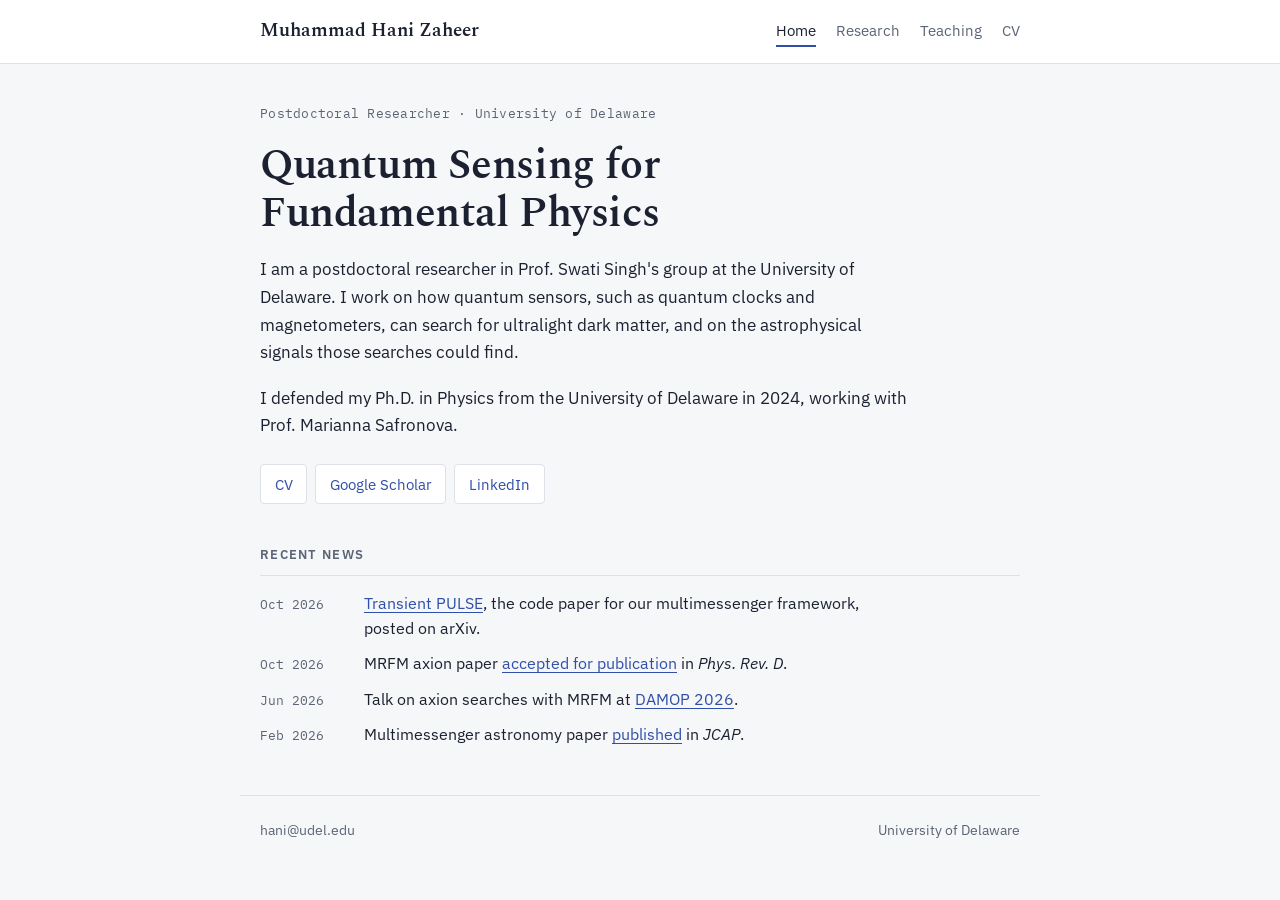
<file: index.html>
<!doctype html>
<html lang="en">
<head>
<meta charset="utf-8">
<meta name="viewport" content="width=device-width, initial-scale=1, viewport-fit=cover">
<title>Muhammad Hani Zaheer</title>
<meta name="description" content="Muhammad Hani Zaheer, postdoctoral researcher in quantum sensing at the University of Delaware.">
<link rel="preconnect" href="https://fonts.googleapis.com"><link rel="preconnect" href="https://fonts.gstatic.com" crossorigin><link rel="stylesheet" href="https://fonts.googleapis.com/css2?family=IBM+Plex+Mono:wght@400;500&family=IBM+Plex+Sans:ital,wght@0,400;0,500;0,600;1,400&family=Spectral:wght@500;600&display=swap">
<link rel="stylesheet" href="style.css">
</head>
<body>
<header class="top">
  <div class="wrap top-in">
    <a class="name" href="index.html">Muhammad Hani Zaheer</a>
    <nav aria-label="Main"><a href="index.html" aria-current="page">Home</a><a href="research.html">Research</a><a href="teaching.html">Teaching</a><a href="cv.html">CV</a></nav>
  </div>
</header>
<main class="wrap">
<section class="intro">
  <p class="eyebrow">Postdoctoral Researcher · University of Delaware</p>
  <h1>Quantum Sensing for Fundamental Physics</h1>
  <p class="lede">I am a postdoctoral researcher in Prof. Swati Singh's group at the University of Delaware. I work on how quantum sensors, such as quantum clocks and magnetometers, can search for ultralight dark matter, and on the astrophysical signals those searches could find.</p>
  <p class="lede">I defended my Ph.D. in Physics from the University of Delaware in 2024, working with Prof. Marianna Safronova.</p>
  <ul class="links">
    <li><a href="cv.html">CV</a></li>
    <li><a href="https://scholar.google.com/citations?user=8PX5YyIAAAAJ&hl=en">Google Scholar</a></li>
    <li><a href="https://www.linkedin.com/in/mhanizaheer">LinkedIn</a></li>
  </ul>
  <section class="news" aria-labelledby="news-h">
    <h2 id="news-h">Recent News</h2>
    <ul>
      <li><span class="when">Oct 2026</span><span><a href="https://arxiv.org/abs/2610.20601">Transient PULSE</a>, the code paper for our multimessenger framework, posted on arXiv.</span></li>
      <li><span class="when">Oct 2026</span><span>MRFM axion paper <a href="https://journals.aps.org/prd/accepted/10.1103/gr5n-pvp1">accepted for publication</a> in <em>Phys. Rev. D</em>.</span></li>
      <li><span class="when">Jun 2026</span><span>Talk on axion searches with MRFM at <a href="https://meetings-archive.aps.org/damop/2026/b07/10/">DAMOP 2026</a>.</span></li>
      <li><span class="when">Feb 2026</span><span>Multimessenger astronomy paper <a href="https://iopscience.iop.org/article/10.1088/1475-7516/2026/02/026/meta">published</a> in <em>JCAP</em>.</span></li>
    </ul>
  </section>
</section>
</main>
<footer class="wrap foot">
  <span>hani@udel.edu</span>
  <span>University of Delaware</span>
</footer>
</body>
</html>
</file>
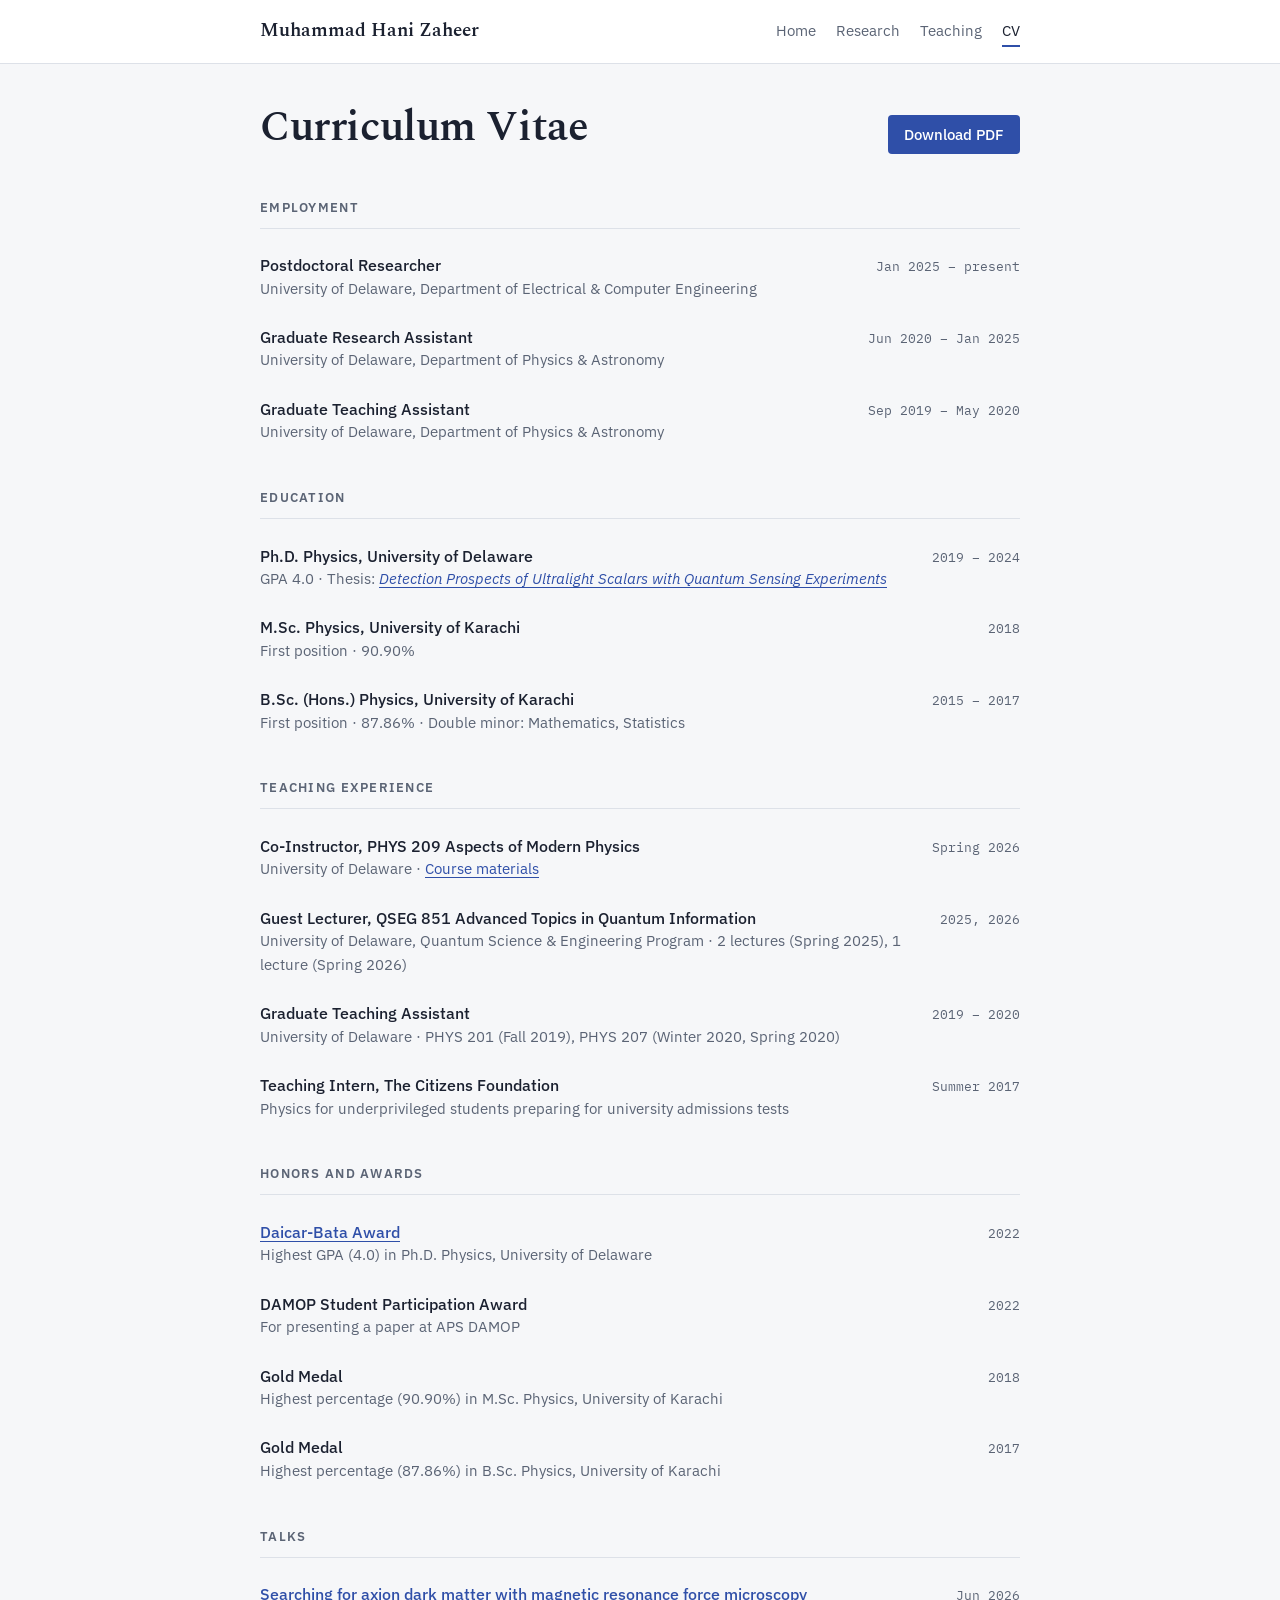
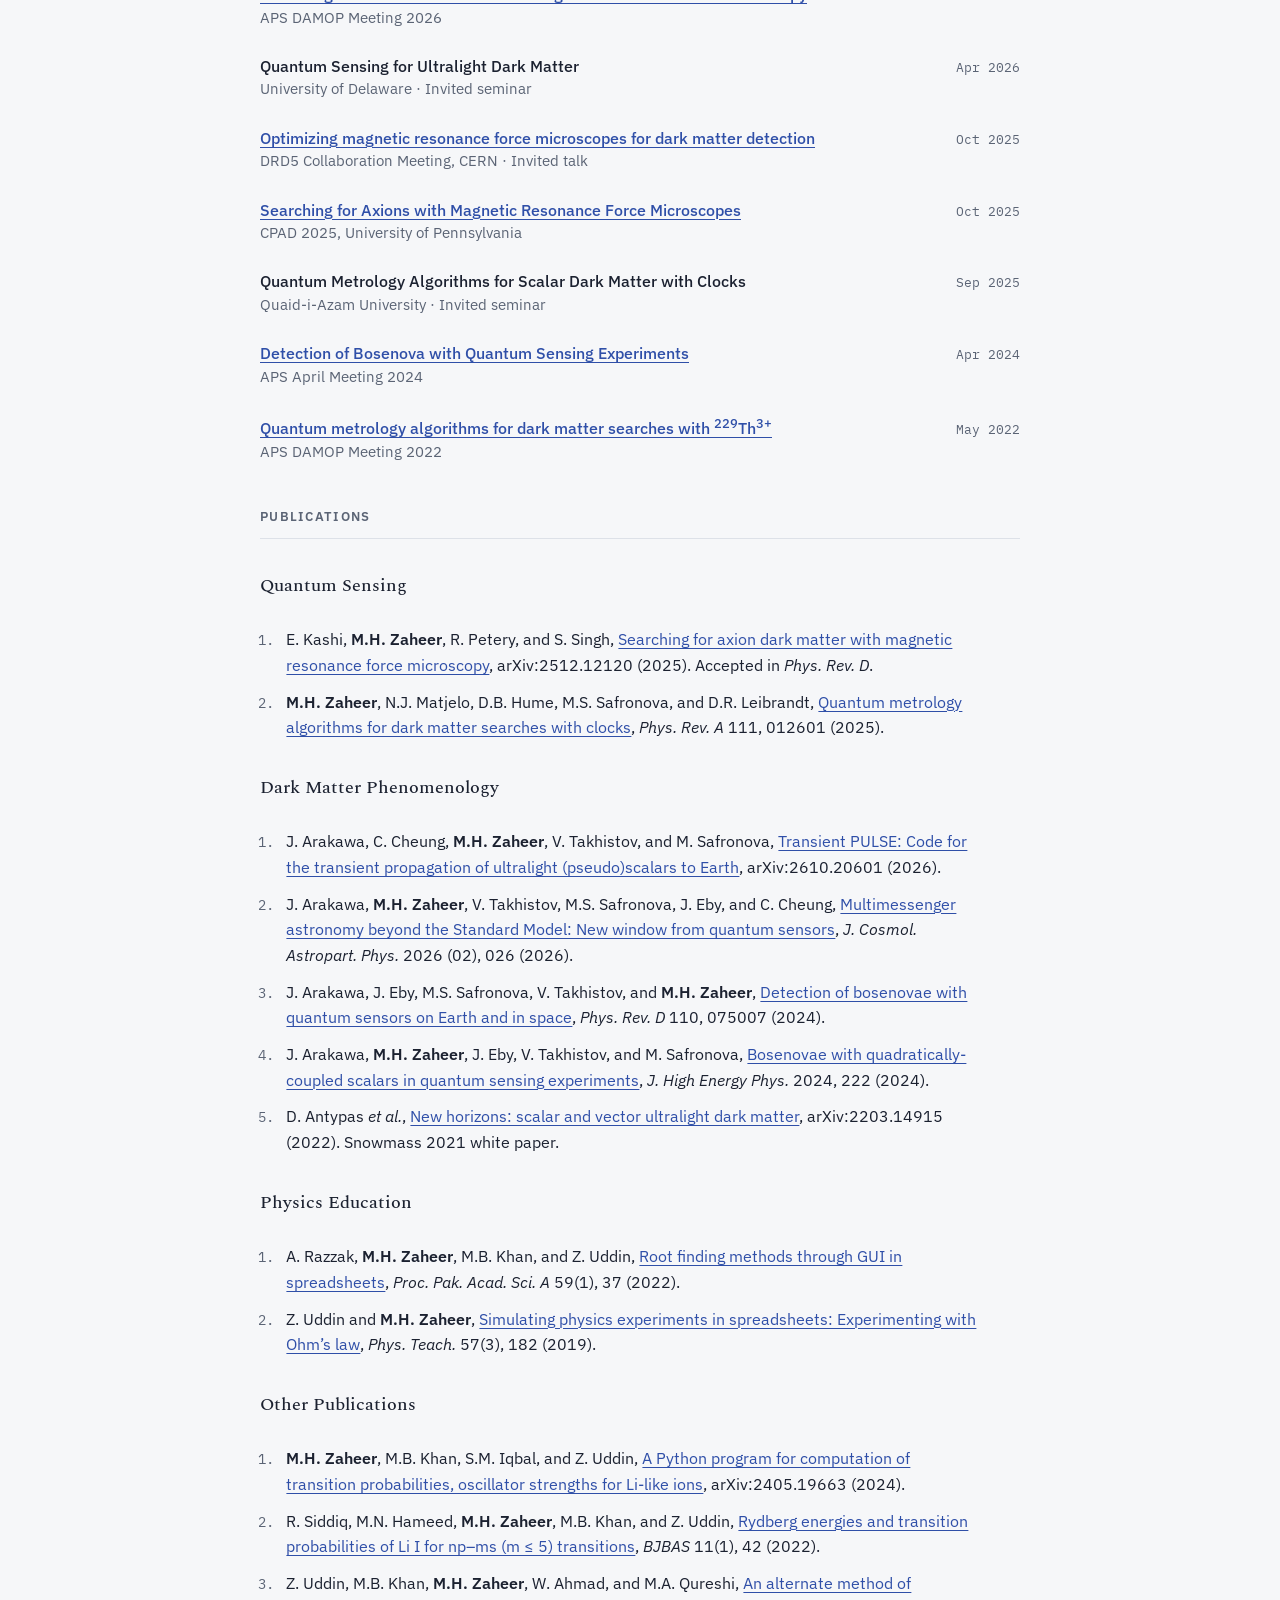
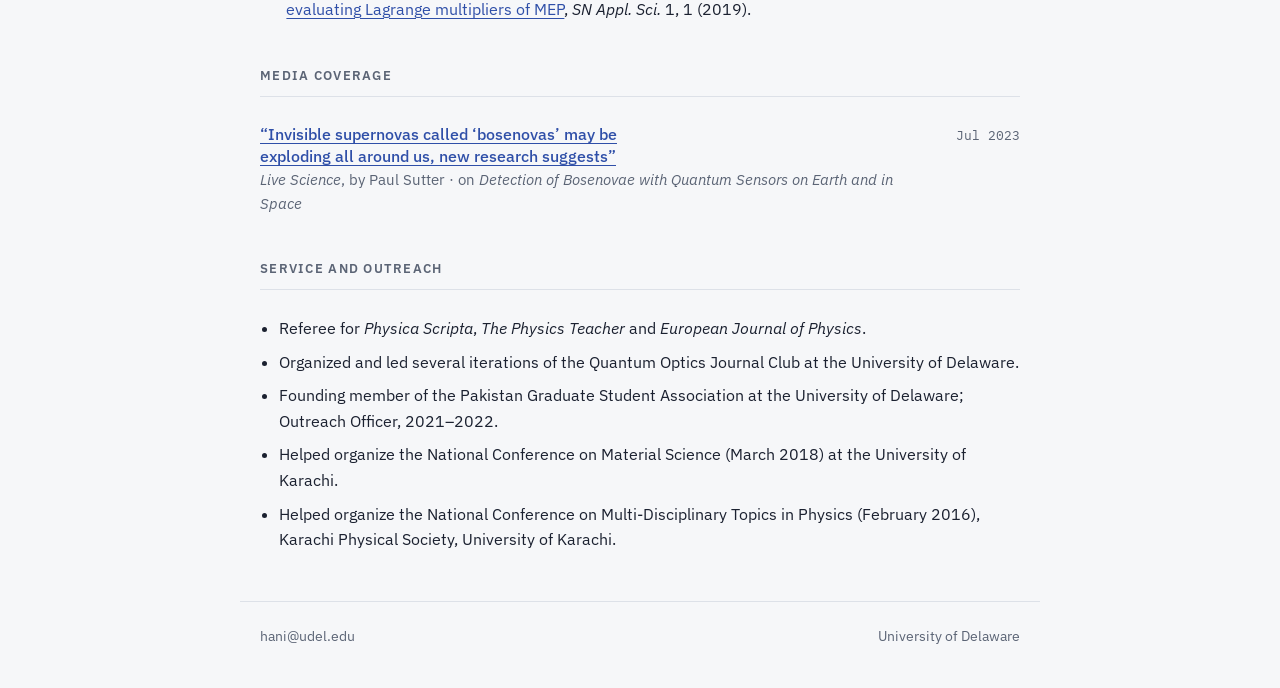
<file: cv.html>
<!doctype html>
<html lang="en">
<head>
<meta charset="utf-8">
<meta name="viewport" content="width=device-width, initial-scale=1, viewport-fit=cover">
<title>CV | Muhammad Hani Zaheer</title>
<meta name="description" content="Curriculum vitae of Muhammad Hani Zaheer.">
<link rel="preconnect" href="https://fonts.googleapis.com"><link rel="preconnect" href="https://fonts.gstatic.com" crossorigin><link rel="stylesheet" href="https://fonts.googleapis.com/css2?family=IBM+Plex+Mono:wght@400;500&family=IBM+Plex+Sans:ital,wght@0,400;0,500;0,600;1,400&family=Spectral:wght@500;600&display=swap">
<link rel="stylesheet" href="style.css">
</head>
<body>
<header class="top">
  <div class="wrap top-in">
    <a class="name" href="index.html">Muhammad Hani Zaheer</a>
    <nav aria-label="Main"><a href="index.html">Home</a><a href="research.html">Research</a><a href="teaching.html">Teaching</a><a href="cv.html" aria-current="page">CV</a></nav>
  </div>
</header>
<main class="wrap">
<section class="page-head cv-head">
  <h1>Curriculum Vitae</h1>
  <p><a class="button" href="pdfs/Zaheer_CV.pdf">Download PDF</a></p>
</section>
<section class="group">
  <h2>Employment</h2>
  <div class="cv-row"><div><h3>Postdoctoral Researcher</h3><p class="place">University of Delaware, Department of Electrical &amp; Computer Engineering</p></div><span class="when">Jan 2025 &ndash; present</span></div>
  <div class="cv-row"><div><h3>Graduate Research Assistant</h3><p class="place">University of Delaware, Department of Physics &amp; Astronomy</p></div><span class="when">Jun 2020 &ndash; Jan 2025</span></div>
  <div class="cv-row"><div><h3>Graduate Teaching Assistant</h3><p class="place">University of Delaware, Department of Physics &amp; Astronomy</p></div><span class="when">Sep 2019 &ndash; May 2020</span></div>
</section>
<section class="group">
  <h2>Education</h2>
  <div class="cv-row"><div><h3>Ph.D. Physics, University of Delaware</h3><p class="place">GPA 4.0 · Thesis: <a href='https://www.proquest.com/openview/13b636579f818b8c2f9d464eb4b74c3f/1?pq-origsite=gscholar&amp;cbl=18750&amp;diss=y'><em>Detection Prospects of Ultralight Scalars with Quantum Sensing Experiments</em></a></p></div><span class="when">2019 &ndash; 2024</span></div>
  <div class="cv-row"><div><h3>M.Sc. Physics, University of Karachi</h3><p class="place">First position · 90.90%</p></div><span class="when">2018</span></div>
  <div class="cv-row"><div><h3>B.Sc. (Hons.) Physics, University of Karachi</h3><p class="place">First position · 87.86% · Double minor: Mathematics, Statistics</p></div><span class="when">2015 &ndash; 2017</span></div>
</section>
<section class="group">
  <h2>Teaching Experience</h2>
  <div class="cv-row"><div><h3>Co-Instructor, PHYS 209 Aspects of Modern Physics</h3><p class="place">University of Delaware · <a href="phys209.html">Course materials</a></p></div><span class="when">Spring 2026</span></div>
  <div class="cv-row"><div><h3>Guest Lecturer, QSEG 851 Advanced Topics in Quantum Information</h3><p class="place">University of Delaware, Quantum Science &amp; Engineering Program · 2 lectures (Spring 2025), 1 lecture (Spring 2026)</p></div><span class="when">2025, 2026</span></div>
  <div class="cv-row"><div><h3>Graduate Teaching Assistant</h3><p class="place">University of Delaware · PHYS 201 (Fall 2019), PHYS 207 (Winter 2020, Spring 2020)</p></div><span class="when">2019 &ndash; 2020</span></div>
  <div class="cv-row"><div><h3>Teaching Intern, The Citizens Foundation</h3><p class="place">Physics for underprivileged students preparing for university admissions tests</p></div><span class="when">Summer 2017</span></div>
</section>
<section class="group">
  <h2>Honors and Awards</h2>
  <div class="cv-row"><div><h3><a href="https://www.udel.edu/academics/colleges/cas/units/departments/physics-astronomy/graduate-programs/student-awards/">Daicar-Bata Award</a></h3><p class="place">Highest GPA (4.0) in Ph.D. Physics, University of Delaware</p></div><span class="when">2022</span></div>
  <div class="cv-row"><div><h3>DAMOP Student Participation Award</h3><p class="place">For presenting a paper at APS DAMOP</p></div><span class="when">2022</span></div>
  <div class="cv-row"><div><h3>Gold Medal</h3><p class="place">Highest percentage (90.90%) in M.Sc. Physics, University of Karachi</p></div><span class="when">2018</span></div>
  <div class="cv-row"><div><h3>Gold Medal</h3><p class="place">Highest percentage (87.86%) in B.Sc. Physics, University of Karachi</p></div><span class="when">2017</span></div>
</section>
<section class="group">
  <h2>Talks</h2>
  <div class="cv-row"><div><h3><a href="https://meetings-archive.aps.org/damop/2026/b07/10/">Searching for axion dark matter with magnetic resonance force microscopy</a></h3><p class="place">APS DAMOP Meeting 2026</p></div><span class="when">Jun 2026</span></div>
  <div class="cv-row"><div><h3>Quantum Sensing for Ultralight Dark Matter</h3><p class="place">University of Delaware · Invited seminar</p></div><span class="when">Apr 2026</span></div>
  <div class="cv-row"><div><h3><a href="https://indico.cern.ch/event/1587343/contributions/6731811/">Optimizing magnetic resonance force microscopes for dark matter detection</a></h3><p class="place">DRD5 Collaboration Meeting, CERN · Invited talk</p></div><span class="when">Oct 2025</span></div>
  <div class="cv-row"><div><h3><a href="https://indico.global/event/14966/contributions/134016/">Searching for Axions with Magnetic Resonance Force Microscopes</a></h3><p class="place">CPAD 2025, University of Pennsylvania</p></div><span class="when">Oct 2025</span></div>
  <div class="cv-row"><div><h3>Quantum Metrology Algorithms for Scalar Dark Matter with Clocks</h3><p class="place">Quaid-i-Azam University · Invited seminar</p></div><span class="when">Sep 2025</span></div>
  <div class="cv-row"><div><h3><a href="https://ui.adsabs.harvard.edu/abs/2024APS..APRD16004Z/abstract">Detection of Bosenova with Quantum Sensing Experiments</a></h3><p class="place">APS April Meeting 2024</p></div><span class="when">Apr 2024</span></div>
  <div class="cv-row"><div><h3><a href="https://ui.adsabs.harvard.edu/abs/2022APS..DMPK05005Z/abstract">Quantum metrology algorithms for dark matter searches with <sup>229</sup>Th<sup>3+</sup></a></h3><p class="place">APS DAMOP Meeting 2022</p></div><span class="when">May 2022</span></div>
</section>
<section class="group" id="publications">
  <h2>Publications</h2>
  <h4>Quantum Sensing</h4>
  <ol class="pubs"><li>E. Kashi, <strong>M.H. Zaheer</strong>, R. Petery, and S. Singh, <a href="https://journals.aps.org/prd/accepted/10.1103/gr5n-pvp1">Searching for axion dark matter with magnetic resonance force microscopy</a>, arXiv:2512.12120 (2025). Accepted in <em>Phys. Rev. D</em>.</li><li><strong>M.H. Zaheer</strong>, N.J. Matjelo, D.B. Hume, M.S. Safronova, and D.R. Leibrandt, <a href="https://journals.aps.org/pra/abstract/10.1103/PhysRevA.111.012601">Quantum metrology algorithms for dark matter searches with clocks</a>, <em>Phys. Rev. A</em> 111, 012601 (2025).</li></ol>
  <h4>Dark Matter Phenomenology</h4>
  <ol class="pubs"><li>J. Arakawa, C. Cheung, <strong>M.H. Zaheer</strong>, V. Takhistov, and M. Safronova, <a href="https://arxiv.org/abs/2610.20601">Transient PULSE: Code for the transient propagation of ultralight (pseudo)scalars to Earth</a>, arXiv:2610.20601 (2026).</li><li>J. Arakawa, <strong>M.H. Zaheer</strong>, V. Takhistov, M.S. Safronova, J. Eby, and C. Cheung, <a href="https://iopscience.iop.org/article/10.1088/1475-7516/2026/02/026/meta">Multimessenger astronomy beyond the Standard Model: New window from quantum sensors</a>, <em>J. Cosmol. Astropart. Phys.</em> 2026 (02), 026 (2026).</li><li>J. Arakawa, J. Eby, M.S. Safronova, V. Takhistov, and <strong>M.H. Zaheer</strong>, <a href="https://journals.aps.org/prd/abstract/10.1103/PhysRevD.110.075007">Detection of bosenovae with quantum sensors on Earth and in space</a>, <em>Phys. Rev. D</em> 110, 075007 (2024).</li><li>J. Arakawa, <strong>M.H. Zaheer</strong>, J. Eby, V. Takhistov, and M. Safronova, <a href="https://link.springer.com/article/10.1007/JHEP08(2024)222">Bosenovae with quadratically-coupled scalars in quantum sensing experiments</a>, <em>J. High Energy Phys.</em> 2024, 222 (2024).</li><li>D. Antypas <em>et al.</em>, <a href="https://arxiv.org/abs/2203.14915">New horizons: scalar and vector ultralight dark matter</a>, arXiv:2203.14915 (2022). Snowmass 2021 white paper.</li></ol>
  <h4>Physics Education</h4>
  <ol class="pubs"><li>A. Razzak, <strong>M.H. Zaheer</strong>, M.B. Khan, and Z. Uddin, <a href="https://ppaspk.org/index.php/PPAS-A/article/view/720">Root finding methods through GUI in spreadsheets</a>, <em>Proc. Pak. Acad. Sci. A</em> 59(1), 37 (2022).</li><li>Z. Uddin and <strong>M.H. Zaheer</strong>, <a href="https://pubs.aip.org/aapt/pte/article-abstract/57/3/182/1019258/Simulating-Physics-Experiments-in-Spreadsheets">Simulating physics experiments in spreadsheets: Experimenting with Ohm&rsquo;s law</a>, <em>Phys. Teach.</em> 57(3), 182 (2019).</li></ol>
  <h4>Other Publications</h4>
  <ol class="pubs"><li><strong>M.H. Zaheer</strong>, M.B. Khan, S.M. Iqbal, and Z. Uddin, <a href="https://arxiv.org/abs/2405.19663">A Python program for computation of transition probabilities, oscillator strengths for Li-like ions</a>, arXiv:2405.19663 (2024).</li><li>R. Siddiq, M.N. Hameed, <strong>M.H. Zaheer</strong>, M.B. Khan, and Z. Uddin, <a href="https://pmc.ncbi.nlm.nih.gov/articles/PMC8962285/">Rydberg energies and transition probabilities of Li I for np&ndash;ms (m &le; 5) transitions</a>, <em>BJBAS</em> 11(1), 42 (2022).</li><li>Z. Uddin, M.B. Khan, <strong>M.H. Zaheer</strong>, W. Ahmad, and M.A. Qureshi, <a href="https://link.springer.com/article/10.1007/s42452-019-0211-3">An alternate method of evaluating Lagrange multipliers of MEP</a>, <em>SN Appl. Sci.</em> 1, 1 (2019).</li></ol>
</section>
<section class="group">
  <h2>Media Coverage</h2>
  <div class="cv-row"><div><h3><a href="https://www.livescience.com/physics-mathematics/dark-matter/invisible-supernovas-called-bosenovas-may-be-exploding-all-around-us-new-research-suggests">&ldquo;Invisible supernovas called &lsquo;bosenovas&rsquo; may be exploding all around us, new research suggests&rdquo;</a></h3><p class="place"><em>Live Science</em>, by Paul Sutter · on <em>Detection of Bosenovae with Quantum Sensors on Earth and in Space</em></p></div><span class="when">Jul 2023</span></div>
</section>
<section class="group">
  <h2>Service and Outreach</h2>
  <ul class="plain">
    <li>Referee for <em>Physica Scripta</em>, <em>The Physics Teacher</em> and <em>European Journal of Physics</em>.</li>
    <li>Organized and led several iterations of the Quantum Optics Journal Club at the University of Delaware.</li>
    <li>Founding member of the Pakistan Graduate Student Association at the University of Delaware; Outreach Officer, 2021&ndash;2022.</li>
    <li>Helped organize the National Conference on Material Science (March 2018) at the University of Karachi.</li>
    <li>Helped organize the National Conference on Multi-Disciplinary Topics in Physics (February 2016), Karachi Physical Society, University of Karachi.</li>
  </ul>
</section>
</main>
<footer class="wrap foot">
  <span>hani@udel.edu</span>
  <span>University of Delaware</span>
</footer>
</body>
</html>
</file>
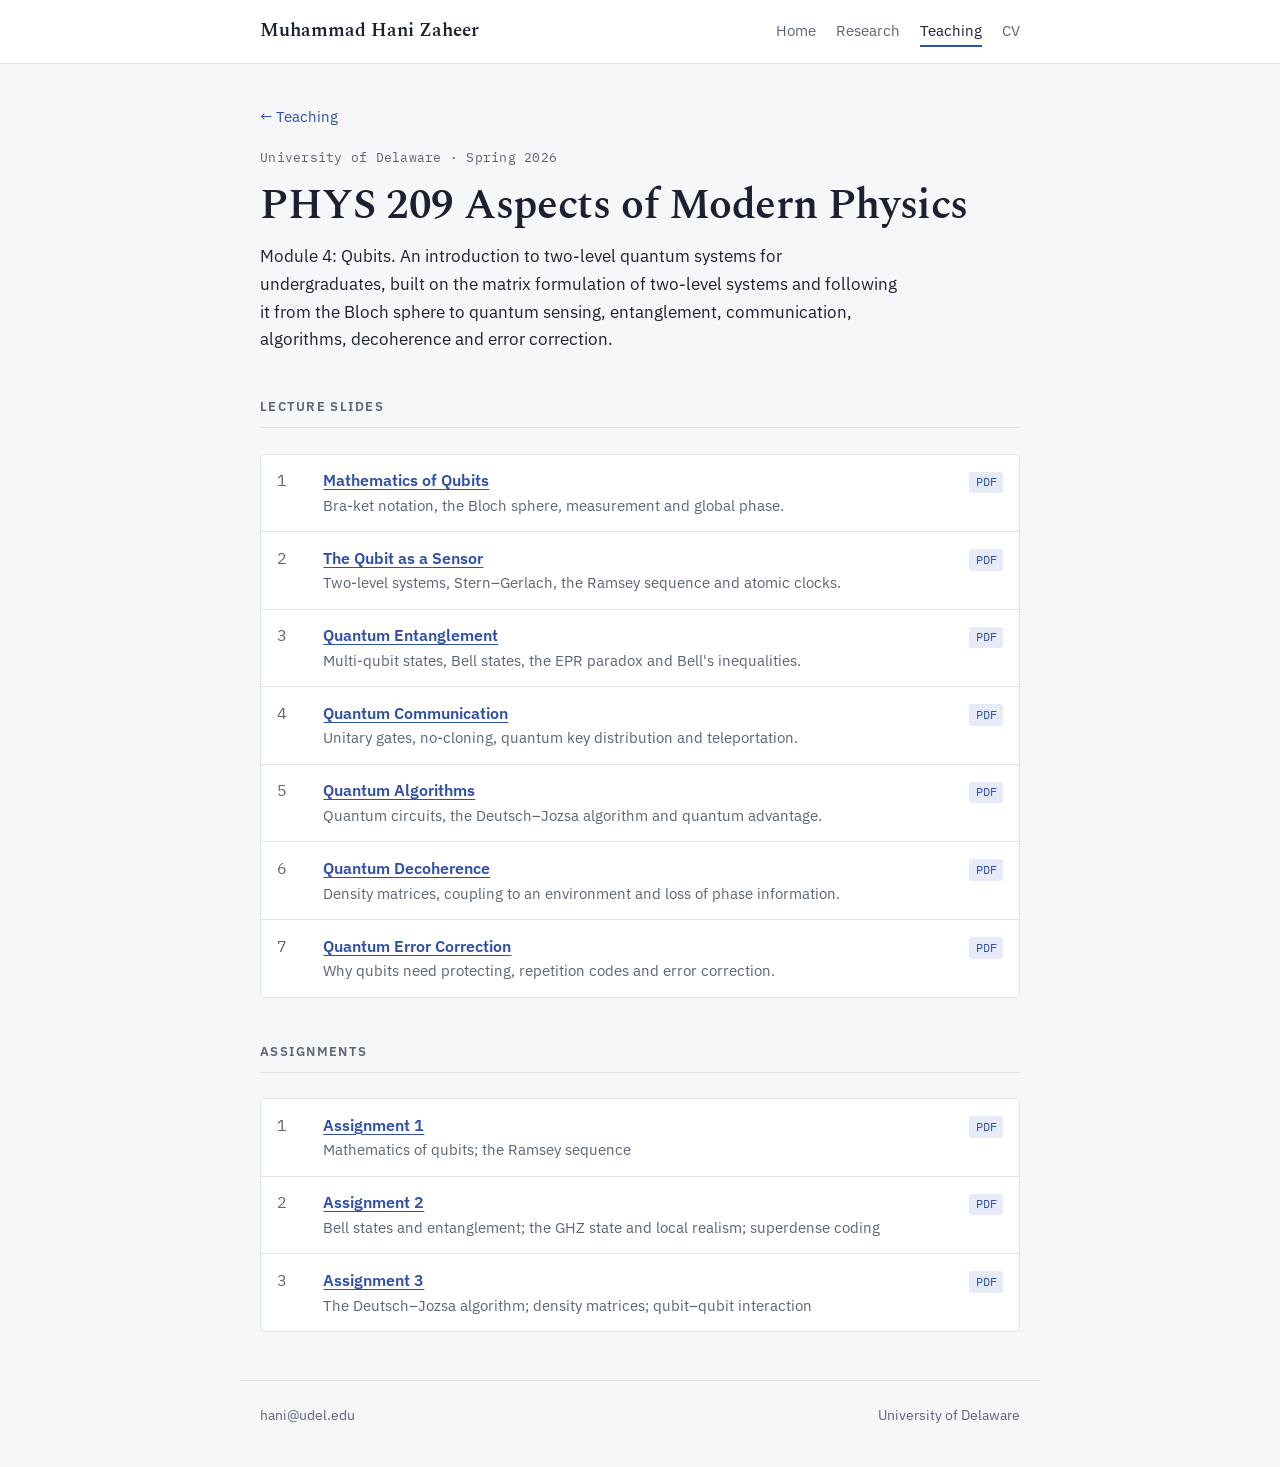
<file: phys209.html>
<!doctype html>
<html lang="en">
<head>
<meta charset="utf-8">
<meta name="viewport" content="width=device-width, initial-scale=1, viewport-fit=cover">
<title>PHYS 209 Qubits | Muhammad Hani Zaheer</title>
<meta name="description" content="Lecture slides and assignments for PHYS 209 Module 4: Qubits.">
<link rel="preconnect" href="https://fonts.googleapis.com"><link rel="preconnect" href="https://fonts.gstatic.com" crossorigin><link rel="stylesheet" href="https://fonts.googleapis.com/css2?family=IBM+Plex+Mono:wght@400;500&family=IBM+Plex+Sans:ital,wght@0,400;0,500;0,600;1,400&family=Spectral:wght@500;600&display=swap">
<link rel="stylesheet" href="style.css">
</head>
<body>
<header class="top">
  <div class="wrap top-in">
    <a class="name" href="index.html">Muhammad Hani Zaheer</a>
    <nav aria-label="Main"><a href="index.html">Home</a><a href="research.html">Research</a><a href="teaching.html" aria-current="page">Teaching</a><a href="cv.html">CV</a></nav>
  </div>
</header>
<main class="wrap">
<p class="crumb"><a href="teaching.html">&larr; Teaching</a></p>
<section class="page-head">
  <p class="eyebrow">University of Delaware · Spring 2026</p>
  <h1>PHYS 209 Aspects of Modern Physics</h1>
  <p class="lede">Module 4: Qubits. An introduction to two-level quantum systems for undergraduates, built on the matrix formulation of two-level systems and following it from the Bloch sphere to quantum sensing, entanglement, communication, algorithms, decoherence and error correction.</p>
</section>
<section class="group">
  <h2>Lecture slides</h2>
  <ol class="files"><li><span class="num">1</span><div><a href="pdfs/phys209-lecture-1.pdf">Mathematics of Qubits</a><p>Bra-ket notation, the Bloch sphere, measurement and global phase.</p></div><span class="tag">PDF</span></li><li><span class="num">2</span><div><a href="pdfs/phys209-lecture-2.pdf">The Qubit as a Sensor</a><p>Two-level systems, Stern&ndash;Gerlach, the Ramsey sequence and atomic clocks.</p></div><span class="tag">PDF</span></li><li><span class="num">3</span><div><a href="pdfs/phys209-lecture-3.pdf">Quantum Entanglement</a><p>Multi-qubit states, Bell states, the EPR paradox and Bell's inequalities.</p></div><span class="tag">PDF</span></li><li><span class="num">4</span><div><a href="pdfs/phys209-lecture-4.pdf">Quantum Communication</a><p>Unitary gates, no-cloning, quantum key distribution and teleportation.</p></div><span class="tag">PDF</span></li><li><span class="num">5</span><div><a href="pdfs/phys209-lecture-5.pdf">Quantum Algorithms</a><p>Quantum circuits, the Deutsch&ndash;Jozsa algorithm and quantum advantage.</p></div><span class="tag">PDF</span></li><li><span class="num">6</span><div><a href="pdfs/phys209-lecture-6.pdf">Quantum Decoherence</a><p>Density matrices, coupling to an environment and loss of phase information.</p></div><span class="tag">PDF</span></li><li><span class="num">7</span><div><a href="pdfs/phys209-lecture-7.pdf">Quantum Error Correction</a><p>Why qubits need protecting, repetition codes and error correction.</p></div><span class="tag">PDF</span></li></ol>
</section>
<section class="group">
  <h2>Assignments</h2>
  <ol class="files"><li><span class="num">1</span><div><a href="pdfs/phys209-assignment-1.pdf">Assignment 1</a><p>Mathematics of qubits; the Ramsey sequence</p></div><span class="tag">PDF</span></li><li><span class="num">2</span><div><a href="pdfs/phys209-assignment-2.pdf">Assignment 2</a><p>Bell states and entanglement; the GHZ state and local realism; superdense coding</p></div><span class="tag">PDF</span></li><li><span class="num">3</span><div><a href="pdfs/phys209-assignment-3.pdf">Assignment 3</a><p>The Deutsch&ndash;Jozsa algorithm; density matrices; qubit&ndash;qubit interaction</p></div><span class="tag">PDF</span></li></ol>
</section>
</main>
<footer class="wrap foot">
  <span>hani@udel.edu</span>
  <span>University of Delaware</span>
</footer>
</body>
</html>
</file>
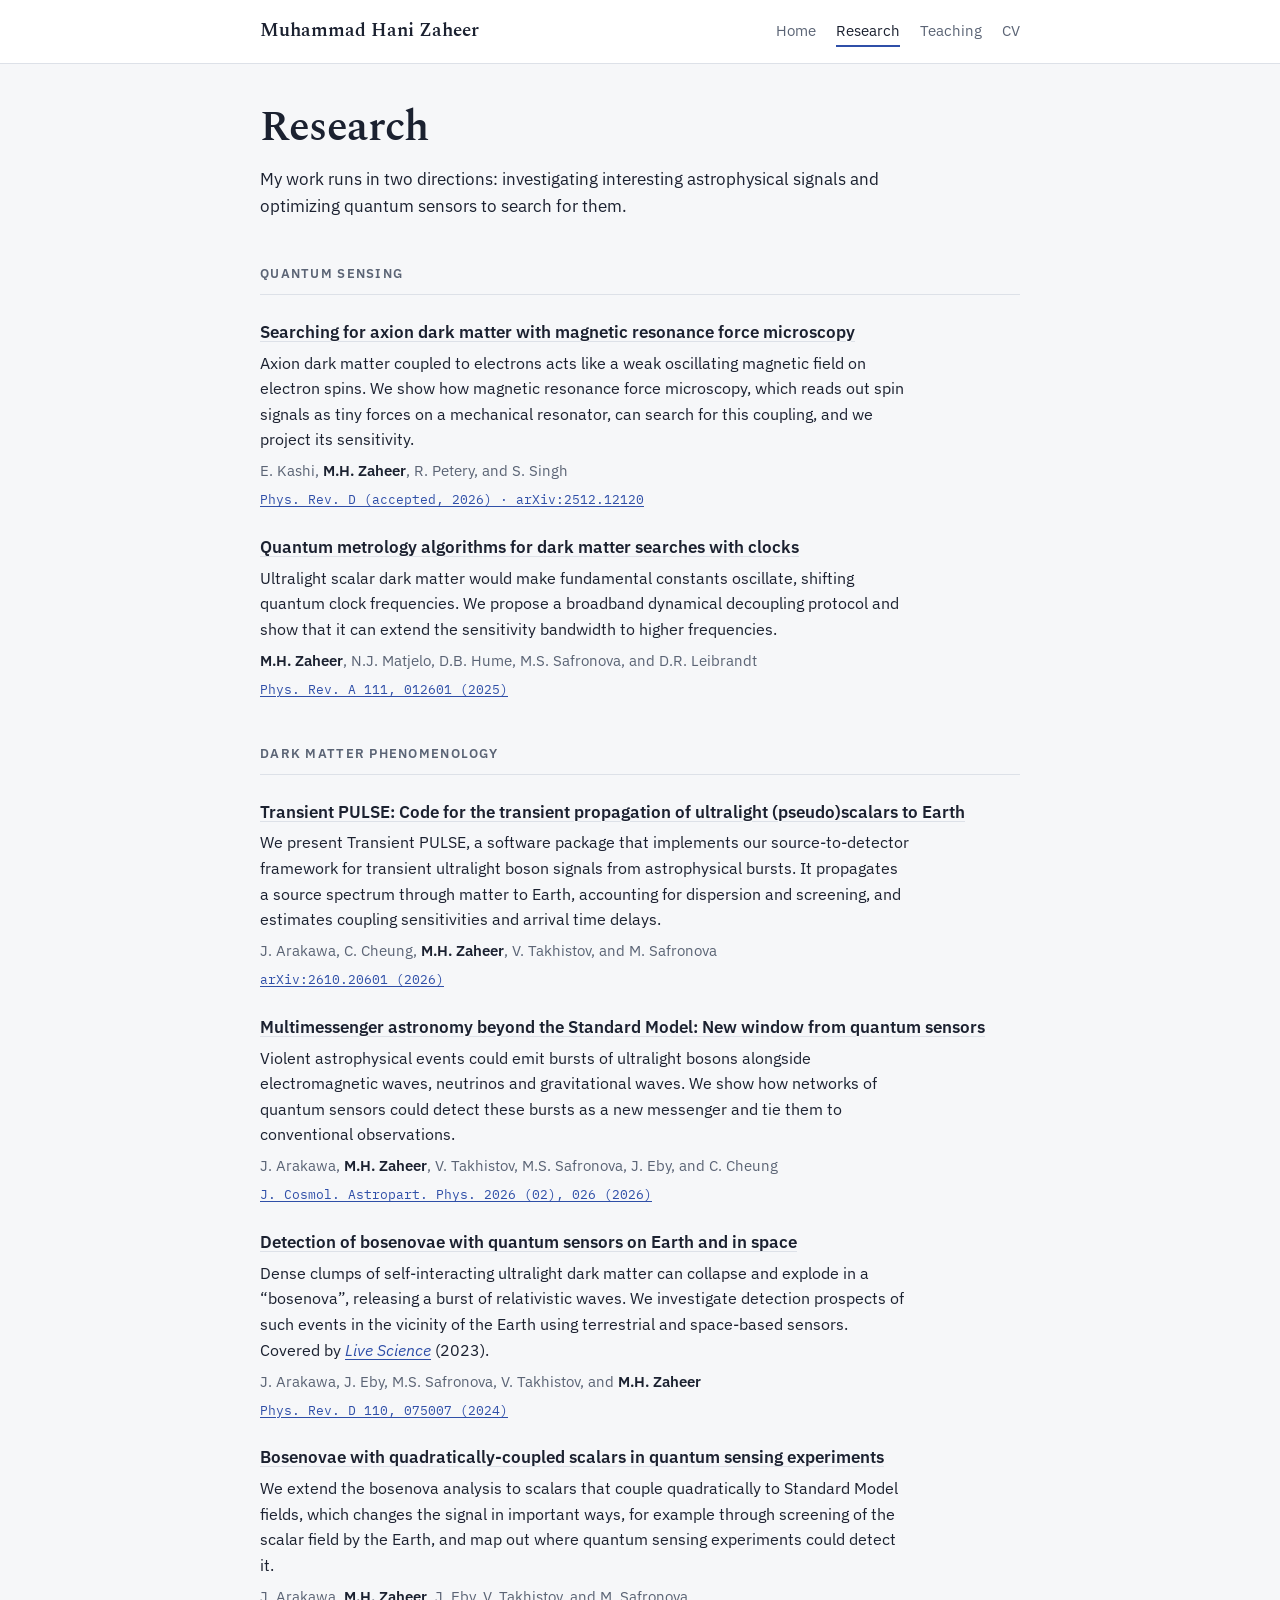
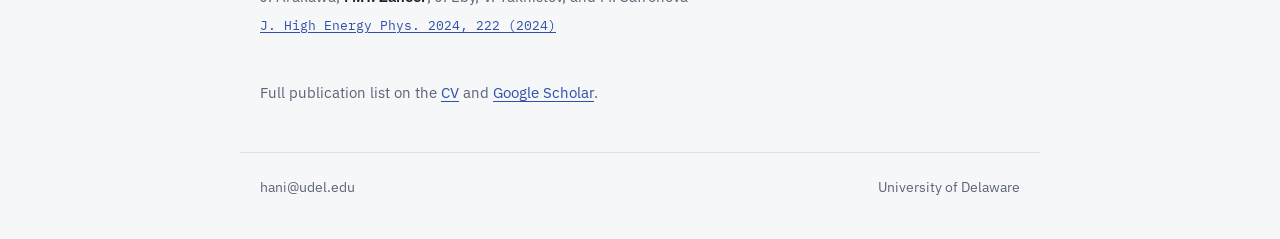
<file: research.html>
<!doctype html>
<html lang="en">
<head>
<meta charset="utf-8">
<meta name="viewport" content="width=device-width, initial-scale=1, viewport-fit=cover">
<title>Research | Muhammad Hani Zaheer</title>
<meta name="description" content="Research in quantum sensing and dark matter phenomenology.">
<link rel="preconnect" href="https://fonts.googleapis.com"><link rel="preconnect" href="https://fonts.gstatic.com" crossorigin><link rel="stylesheet" href="https://fonts.googleapis.com/css2?family=IBM+Plex+Mono:wght@400;500&family=IBM+Plex+Sans:ital,wght@0,400;0,500;0,600;1,400&family=Spectral:wght@500;600&display=swap">
<link rel="stylesheet" href="style.css">
</head>
<body>
<header class="top">
  <div class="wrap top-in">
    <a class="name" href="index.html">Muhammad Hani Zaheer</a>
    <nav aria-label="Main"><a href="index.html">Home</a><a href="research.html" aria-current="page">Research</a><a href="teaching.html">Teaching</a><a href="cv.html">CV</a></nav>
  </div>
</header>
<main class="wrap">
<section class="page-head">
  <h1>Research</h1>
  <p class="lede">My work runs in two directions: investigating interesting astrophysical signals and optimizing quantum sensors to search for them.</p>
</section>
<section class="group" id="quantum-sensing">
  <h2>Quantum Sensing</h2>
  <article class="paper">
  <div class="paper-text">
    <h3><a href="https://journals.aps.org/prd/accepted/10.1103/gr5n-pvp1">Searching for axion dark matter with magnetic resonance force microscopy</a></h3>
    <p class="summary">Axion dark matter coupled to electrons acts like a weak oscillating magnetic field on electron spins. We show how magnetic resonance force microscopy, which reads out spin signals as tiny forces on a mechanical resonator, can search for this coupling, and we project its sensitivity.</p>
    <p class="cite">E. Kashi, <strong>M.H. Zaheer</strong>, R. Petery, and S. Singh</p>
    <p class="venue"><a href="https://journals.aps.org/prd/accepted/10.1103/gr5n-pvp1">Phys. Rev. D (accepted, 2026) · arXiv:2512.12120</a></p>
  </div>
</article><article class="paper">
  <div class="paper-text">
    <h3><a href="https://journals.aps.org/pra/abstract/10.1103/PhysRevA.111.012601">Quantum metrology algorithms for dark matter searches with clocks</a></h3>
    <p class="summary">Ultralight scalar dark matter would make fundamental constants oscillate, shifting quantum clock frequencies. We propose a broadband dynamical decoupling protocol and show that it can extend the sensitivity bandwidth to higher frequencies.</p>
    <p class="cite"><strong>M.H. Zaheer</strong>, N.J. Matjelo, D.B. Hume, M.S. Safronova, and D.R. Leibrandt</p>
    <p class="venue"><a href="https://journals.aps.org/pra/abstract/10.1103/PhysRevA.111.012601">Phys. Rev. A 111, 012601 (2025)</a></p>
  </div>
</article>
</section>
<section class="group" id="dark-matter">
  <h2>Dark Matter Phenomenology</h2>
  <article class="paper">
  <div class="paper-text">
    <h3><a href="https://arxiv.org/abs/2610.20601">Transient PULSE: Code for the transient propagation of ultralight (pseudo)scalars to Earth</a></h3>
    <p class="summary">We present Transient PULSE, a software package that implements our source-to-detector framework for transient ultralight boson signals from astrophysical bursts. It propagates a source spectrum through matter to Earth, accounting for dispersion and screening, and estimates coupling sensitivities and arrival time delays.</p>
    <p class="cite">J. Arakawa, C. Cheung, <strong>M.H. Zaheer</strong>, V. Takhistov, and M. Safronova</p>
    <p class="venue"><a href="https://arxiv.org/abs/2610.20601">arXiv:2610.20601 (2026)</a></p>
  </div>
</article><article class="paper">
  <div class="paper-text">
    <h3><a href="https://iopscience.iop.org/article/10.1088/1475-7516/2026/02/026/meta">Multimessenger astronomy beyond the Standard Model: New window from quantum sensors</a></h3>
    <p class="summary">Violent astrophysical events could emit bursts of ultralight bosons alongside electromagnetic waves, neutrinos and gravitational waves. We show how networks of quantum sensors could detect these bursts as a new messenger and tie them to conventional observations.</p>
    <p class="cite">J. Arakawa, <strong>M.H. Zaheer</strong>, V. Takhistov, M.S. Safronova, J. Eby, and C. Cheung</p>
    <p class="venue"><a href="https://iopscience.iop.org/article/10.1088/1475-7516/2026/02/026/meta">J. Cosmol. Astropart. Phys. 2026 (02), 026 (2026)</a></p>
  </div>
</article><article class="paper">
  <div class="paper-text">
    <h3><a href="https://journals.aps.org/prd/abstract/10.1103/PhysRevD.110.075007">Detection of bosenovae with quantum sensors on Earth and in space</a></h3>
    <p class="summary">Dense clumps of self-interacting ultralight dark matter can collapse and explode in a &ldquo;bosenova&rdquo;, releasing a burst of relativistic waves. We investigate detection prospects of such events in the vicinity of the Earth using terrestrial and space-based sensors. Covered by <a href="https://www.livescience.com/physics-mathematics/dark-matter/invisible-supernovas-called-bosenovas-may-be-exploding-all-around-us-new-research-suggests"><em>Live Science</em></a> (2023).</p>
    <p class="cite">J. Arakawa, J. Eby, M.S. Safronova, V. Takhistov, and <strong>M.H. Zaheer</strong></p>
    <p class="venue"><a href="https://journals.aps.org/prd/abstract/10.1103/PhysRevD.110.075007">Phys. Rev. D 110, 075007 (2024)</a></p>
  </div>
</article><article class="paper">
  <div class="paper-text">
    <h3><a href="https://link.springer.com/article/10.1007/JHEP08(2024)222">Bosenovae with quadratically-coupled scalars in quantum sensing experiments</a></h3>
    <p class="summary">We extend the bosenova analysis to scalars that couple quadratically to Standard Model fields, which changes the signal in important ways, for example through screening of the scalar field by the Earth, and map out where quantum sensing experiments could detect it.</p>
    <p class="cite">J. Arakawa, <strong>M.H. Zaheer</strong>, J. Eby, V. Takhistov, and M. Safronova</p>
    <p class="venue"><a href="https://link.springer.com/article/10.1007/JHEP08(2024)222">J. High Energy Phys. 2024, 222 (2024)</a></p>
  </div>
</article>
</section>
<p class="note">Full publication list on the <a href="cv.html#publications">CV</a> and <a href="https://scholar.google.com/citations?user=8PX5YyIAAAAJ&hl=en">Google Scholar</a>.</p>
</main>
<footer class="wrap foot">
  <span>hani@udel.edu</span>
  <span>University of Delaware</span>
</footer>
</body>
</html>
</file>
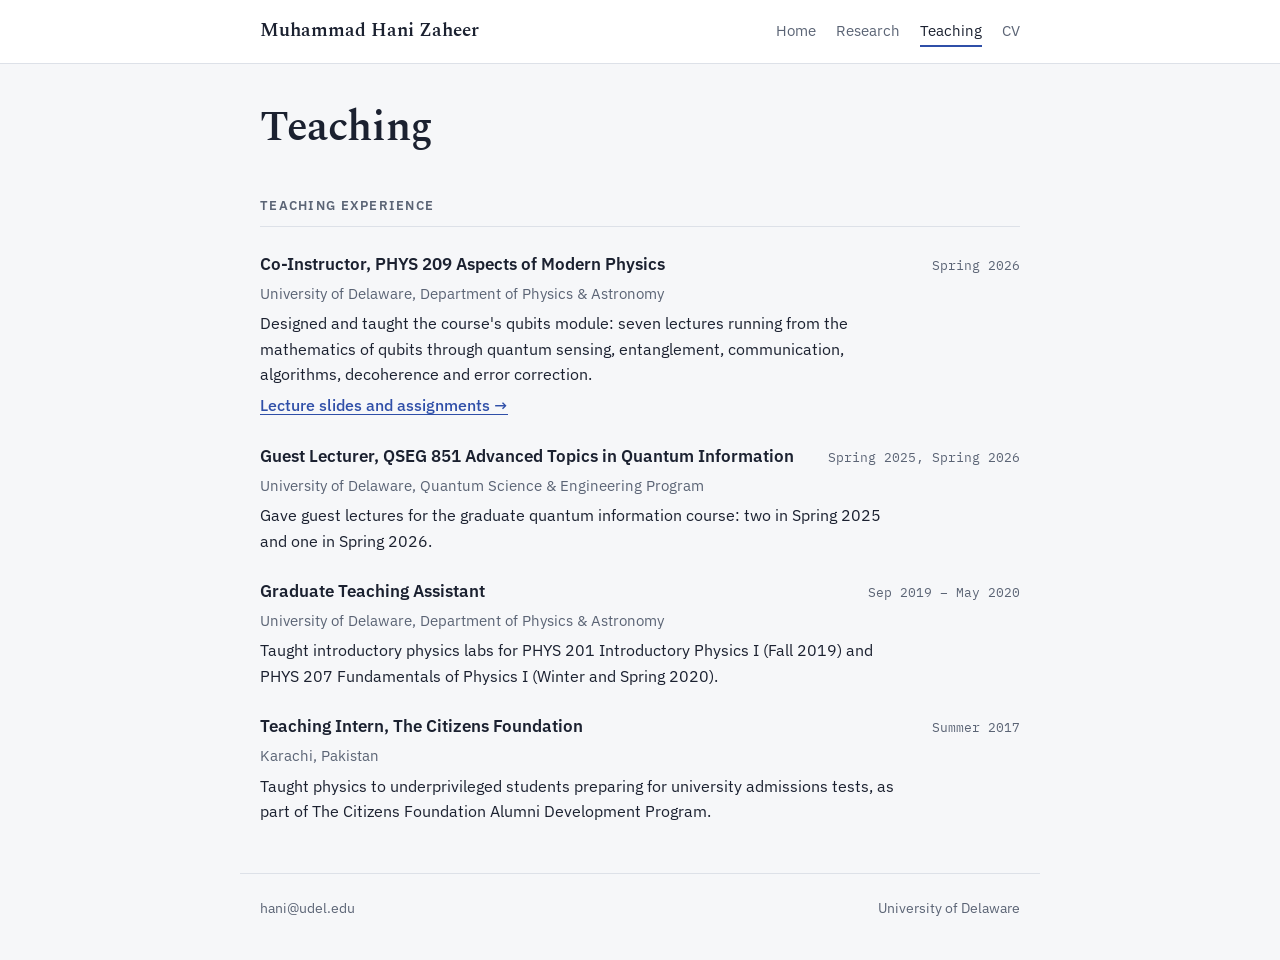
<file: teaching.html>
<!doctype html>
<html lang="en">
<head>
<meta charset="utf-8">
<meta name="viewport" content="width=device-width, initial-scale=1, viewport-fit=cover">
<title>Teaching | Muhammad Hani Zaheer</title>
<meta name="description" content="Teaching experience of Muhammad Hani Zaheer.">
<link rel="preconnect" href="https://fonts.googleapis.com"><link rel="preconnect" href="https://fonts.gstatic.com" crossorigin><link rel="stylesheet" href="https://fonts.googleapis.com/css2?family=IBM+Plex+Mono:wght@400;500&family=IBM+Plex+Sans:ital,wght@0,400;0,500;0,600;1,400&family=Spectral:wght@500;600&display=swap">
<link rel="stylesheet" href="style.css">
</head>
<body>
<header class="top">
  <div class="wrap top-in">
    <a class="name" href="index.html">Muhammad Hani Zaheer</a>
    <nav aria-label="Main"><a href="index.html">Home</a><a href="research.html">Research</a><a href="teaching.html" aria-current="page">Teaching</a><a href="cv.html">CV</a></nav>
  </div>
</header>
<main class="wrap">
<section class="page-head">
  <h1>Teaching</h1>
</section>
<section class="group">
  <h2>Teaching Experience</h2>
  <article class="entry">
  <div class="entry-head"><h3>Co-Instructor, PHYS 209 Aspects of Modern Physics</h3><span class="when">Spring 2026</span></div>
  <p class="place">University of Delaware, Department of Physics &amp; Astronomy</p>
  <p>Designed and taught the course's qubits module: seven lectures running from the mathematics of qubits through quantum sensing, entanglement, communication, algorithms, decoherence and error correction.</p><p><a class="more" href="phys209.html">Lecture slides and assignments &rarr;</a></p>
</article>
  <article class="entry">
  <div class="entry-head"><h3>Guest Lecturer, QSEG 851 Advanced Topics in Quantum Information</h3><span class="when">Spring 2025, Spring 2026</span></div>
  <p class="place">University of Delaware, Quantum Science &amp; Engineering Program</p>
  <p>Gave guest lectures for the graduate quantum information course: two in Spring 2025 and one in Spring 2026.</p>
</article>
  <article class="entry">
  <div class="entry-head"><h3>Graduate Teaching Assistant</h3><span class="when">Sep 2019 &ndash; May 2020</span></div>
  <p class="place">University of Delaware, Department of Physics &amp; Astronomy</p>
  <p>Taught introductory physics labs for PHYS 201 Introductory Physics I (Fall 2019) and PHYS 207 Fundamentals of Physics I (Winter and Spring 2020).</p>
</article>
  <article class="entry">
  <div class="entry-head"><h3>Teaching Intern, The Citizens Foundation</h3><span class="when">Summer 2017</span></div>
  <p class="place">Karachi, Pakistan</p>
  <p>Taught physics to underprivileged students preparing for university admissions tests, as part of The Citizens Foundation Alumni Development Program.</p>
</article>
</section>
</main>
<footer class="wrap foot">
  <span>hani@udel.edu</span>
  <span>University of Delaware</span>
</footer>
</body>
</html>
</file>
<file: style.css>
/* Layout: one narrow reading column, name + nav bar on top, venues and dates in mono like a reference list. */
:root {
  --bg: #f6f7f9;
  --surface: #ffffff;
  --ink: #1b2130;
  --muted: #5b6475;
  --line: #dde1e8;
  --accent: #2f4fa8;
  --accent-soft: #e6ebf7;
  --display: "Spectral", Georgia, "Times New Roman", serif;
  --body: "IBM Plex Sans", system-ui, -apple-system, "Segoe UI", sans-serif;
  --mono: "IBM Plex Mono", ui-monospace, Menlo, Consolas, monospace;
  color-scheme: light;
}
@media (prefers-color-scheme: dark) {
  :root:not([data-theme="light"]) {
    --bg: #12151c; --surface: #191d26; --ink: #e4e7ee; --muted: #9aa2b3;
    --line: #2b313d; --accent: #8ea8f0; --accent-soft: #1f2840; color-scheme: dark;
  }
}
:root[data-theme="dark"] {
  --bg: #12151c; --surface: #191d26; --ink: #e4e7ee; --muted: #9aa2b3;
  --line: #2b313d; --accent: #8ea8f0; --accent-soft: #1f2840; color-scheme: dark;
}

* { box-sizing: border-box; }
html { -webkit-text-size-adjust: 100%; }
body {
  margin: 0; background: var(--bg); color: var(--ink);
  font-family: var(--body); font-size: 1rem; line-height: 1.6;
}
img { max-width: 100%; height: auto; display: block; }
a { color: var(--accent); text-decoration-thickness: 1px; text-underline-offset: 0.18em; }
a:hover { text-decoration-thickness: 2px; }
a:focus-visible { outline: 2px solid var(--accent); outline-offset: 2px; border-radius: 2px; }

.wrap { max-width: 50rem; margin-inline: auto; padding-inline: 1.25rem; }

/* Top bar */
.top { border-bottom: 1px solid var(--line); background: var(--surface); }
.top-in { display: flex; flex-wrap: wrap; align-items: baseline; justify-content: space-between; gap: 0.5rem 1.5rem; padding-block: 1rem; }
.name { font-family: var(--display); font-weight: 600; font-size: 1.2rem; color: var(--ink); text-decoration: none; }
.top nav { display: flex; flex-wrap: wrap; gap: 0.25rem 1.25rem; }
.top nav a { color: var(--muted); text-decoration: none; font-size: 0.95rem; padding-block: 0.15rem; border-bottom: 2px solid transparent; }
.top nav a:hover { color: var(--ink); }
.top nav a[aria-current="page"] { color: var(--ink); border-bottom-color: var(--accent); }

main { padding-block: 2.5rem 3rem; display: flex; flex-direction: column; gap: 2.75rem; }
main > * { min-width: 0; }

h1, h2, h3, h4 { text-wrap: balance; margin: 0; }
h1 { font-family: var(--display); font-weight: 600; font-size: clamp(1.9rem, 4.5vw, 2.6rem); line-height: 1.15; letter-spacing: -0.01em; }
h2 {
  font-family: var(--body); font-weight: 600; font-size: 0.8rem; letter-spacing: 0.1em; text-transform: uppercase;
  color: var(--muted); padding-bottom: 0.6rem; border-bottom: 1px solid var(--line);
}
h3 { font-family: var(--body); font-weight: 600; font-size: 1.05rem; line-height: 1.4; }
h4 { font-family: var(--display); font-weight: 500; font-size: 1.15rem; margin-top: 0.5rem; }
p { margin: 0; }

.eyebrow { font-family: var(--mono); font-size: 0.8rem; color: var(--muted); letter-spacing: 0.02em; }
.lede { font-size: 1.08rem; max-width: 65ch; }
.mono, .venue, .when { font-family: var(--mono); }

/* Home */
.intro { display: flex; flex-direction: column; gap: 1.1rem; }
.intro h1 { max-width: 20ch; }
.links { list-style: none; padding: 0; margin: 0.5rem 0 0; display: flex; flex-wrap: wrap; gap: 0.5rem; }
.links a {
  display: inline-block; padding: 0.4rem 0.85rem; border: 1px solid var(--line); border-radius: 4px;
  background: var(--surface); text-decoration: none; font-size: 0.95rem;
}
.links a:hover { border-color: var(--accent); }
.contact { color: var(--muted); font-size: 0.95rem; }
.contact .mono { color: var(--ink); user-select: all; }

.page-head { display: flex; flex-direction: column; gap: 0.8rem; }
.group { display: flex; flex-direction: column; gap: 1.6rem; }

/* Papers: a figure column appears only when an entry has one */
.paper { display: grid; grid-template-columns: 1fr; gap: 1.25rem; }
.paper.has-fig { grid-template-columns: minmax(0, 1fr) minmax(0, 15rem); align-items: start; }
.paper-text { display: flex; flex-direction: column; gap: 0.4rem; min-width: 0; }
.paper h3 a { color: var(--ink); text-decoration-color: var(--line); }
.paper h3 a:hover { color: var(--accent); text-decoration-color: currentColor; }
.summary { max-width: 65ch; }
.cite { color: var(--muted); font-size: 0.92rem; }
.cite strong { color: var(--ink); font-weight: 600; }
.venue { font-size: 0.82rem; color: var(--accent); }
.paper figure { margin: 0; background: var(--surface); border: 1px solid var(--line); border-radius: 4px; padding: 0.5rem; }
.note { color: var(--muted); font-size: 0.95rem; }
@media (max-width: 40rem) { .paper.has-fig { grid-template-columns: 1fr; } }

/* Teaching + CV entries */
.entry { display: flex; flex-direction: column; gap: 0.35rem; }
.entry > p:not(.place) { max-width: 65ch; }
.entry-head, .cv-row { display: flex; flex-wrap: wrap; justify-content: space-between; align-items: baseline; gap: 0.15rem 1.5rem; }
.cv-row > div { min-width: 0; flex: 1 1 22rem; }
.when { font-size: 0.82rem; color: var(--muted); white-space: nowrap; font-variant-numeric: tabular-nums; }
.place { color: var(--muted); font-size: 0.93rem; }
.more { font-weight: 500; }
.group .cv-row h3 { font-weight: 500; font-size: 1rem; }

.cv-head { flex-direction: row; flex-wrap: wrap; align-items: baseline; justify-content: space-between; gap: 1rem; }
.button {
  display: inline-block; padding: 0.45rem 1rem; border-radius: 4px; background: var(--accent); color: var(--surface);
  text-decoration: none; font-weight: 500; font-size: 0.95rem;
}
.button:hover { opacity: 0.9; }
.pubs { margin: 0; padding-left: 1.4rem; display: flex; flex-direction: column; gap: 0.7rem; }
.pubs li { padding-left: 0.25rem; max-width: 70ch; }
.pubs li::marker { font-family: var(--mono); color: var(--muted); font-size: 0.85rem; }
.pubs strong { font-weight: 600; }
.plain { margin: 0; padding-left: 1.2rem; display: flex; flex-direction: column; gap: 0.5rem; }

/* PHYS 209 file list */
.crumb { font-size: 0.95rem; margin-bottom: -1.5rem; }
.crumb a { text-decoration: none; }
.files { list-style: none; margin: 0; padding: 0; border: 1px solid var(--line); border-radius: 4px; background: var(--surface); }
.files li { display: grid; grid-template-columns: 2rem minmax(0, 1fr) auto; gap: 0.9rem; align-items: baseline; padding: 0.85rem 1rem; }
.files li + li { border-top: 1px solid var(--line); }
.files .num { font-family: var(--mono); color: var(--muted); font-variant-numeric: tabular-nums; }
.files a { font-weight: 600; }
.files p { color: var(--muted); font-size: 0.93rem; }
.tag { font-family: var(--mono); font-size: 0.72rem; color: var(--accent); background: var(--accent-soft); padding: 0.1rem 0.4rem; border-radius: 3px; }

.foot {
  display: flex; flex-wrap: wrap; justify-content: space-between; gap: 0.5rem 1.5rem;
  padding-block: 1.5rem 2.5rem; border-top: 1px solid var(--line); color: var(--muted); font-size: 0.85rem;
}

@media (prefers-reduced-motion: reduce) { * { transition: none !important; animation: none !important; } }

/* Recent News on home */
.news { display: flex; flex-direction: column; gap: 0.9rem; margin-top: 1.5rem; }
.news ul { list-style: none; margin: 0; padding: 0; display: flex; flex-direction: column; gap: 0.6rem; }
.news li { display: grid; grid-template-columns: 5.5rem minmax(0, 1fr); gap: 1rem; align-items: baseline; max-width: 65ch; }
.news li .when { white-space: nowrap; }
@media (max-width: 30rem) { .news li { grid-template-columns: 1fr; gap: 0.1rem; } }
</file>
